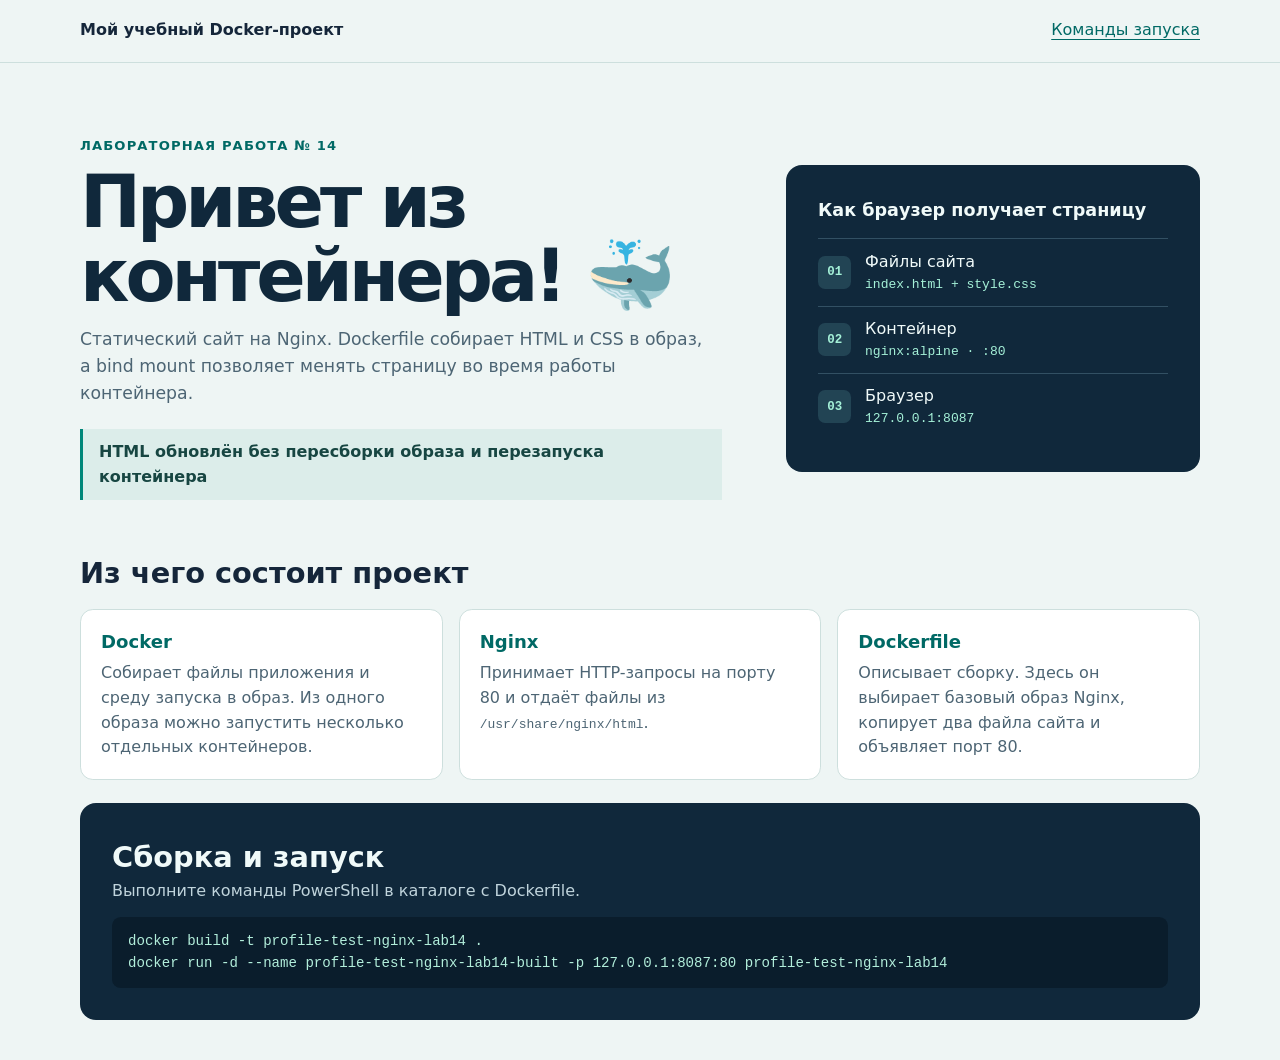
<file: Docker/Nginx-Static-Site/index.html>
<!DOCTYPE html>
<html lang="ru">
<head>
  <meta charset="UTF-8">
  <meta name="viewport" content="width=device-width, initial-scale=1">
  <meta name="description" content="Учебный статический сайт на Nginx, запущенный в Docker.">
  <title>Мой учебный Docker-проект</title>
  <link rel="stylesheet" href="style.css">
</head>
<body>
  <header class="site-header">
    <div class="wrap header-inner">
      <span class="project-name">Мой учебный Docker-проект</span>
      <a href="#commands">Команды запуска</a>
    </div>
  </header>

  <main class="wrap">
    <section class="hero" aria-labelledby="greeting">
      <div class="hero-content">
        <p class="eyebrow">Лабораторная работа № 14</p>
        <h1 id="greeting">Привет из контейнера! 🐳</h1>
        <p class="intro">Статический сайт на Nginx. Dockerfile собирает HTML и CSS в образ, а bind mount позволяет менять страницу во время работы контейнера.</p>
        <p class="mount-status" id="mount-status">HTML обновлён без пересборки образа и перезапуска контейнера</p>
      </div>

      <div class="delivery" aria-labelledby="delivery-title">
        <h2 id="delivery-title">Как браузер получает страницу</h2>
        <ol>
          <li><span>Файлы сайта</span><code>index.html + style.css</code></li>
          <li><span>Контейнер</span><code>nginx:alpine · :80</code></li>
          <li><span>Браузер</span><code>127.0.0.1:8087</code></li>
        </ol>
      </div>
    </section>

    <section class="concepts" aria-labelledby="concepts-title">
      <h2 id="concepts-title">Из чего состоит проект</h2>
      <div class="cards">
        <article class="card">
          <h3>Docker</h3>
          <p>Собирает файлы приложения и среду запуска в образ. Из одного образа можно запустить несколько отдельных контейнеров.</p>
        </article>
        <article class="card">
          <h3>Nginx</h3>
          <p>Принимает HTTP-запросы на порту 80 и отдаёт файлы из <code>/usr/share/nginx/html</code>.</p>
        </article>
        <article class="card">
          <h3>Dockerfile</h3>
          <p>Описывает сборку. Здесь он выбирает базовый образ Nginx, копирует два файла сайта и объявляет порт 80.</p>
        </article>
      </div>
    </section>

    <section class="commands" id="commands" aria-labelledby="commands-title">
      <h2 id="commands-title">Сборка и запуск</h2>
      <p>Выполните команды PowerShell в каталоге с Dockerfile.</p>
      <pre><code>docker build -t profile-test-nginx-lab14 .
docker run -d --name profile-test-nginx-lab14-built -p 127.0.0.1:8087:80 profile-test-nginx-lab14</code></pre>
    </section>
  </main>
</body>
</html>
</file>
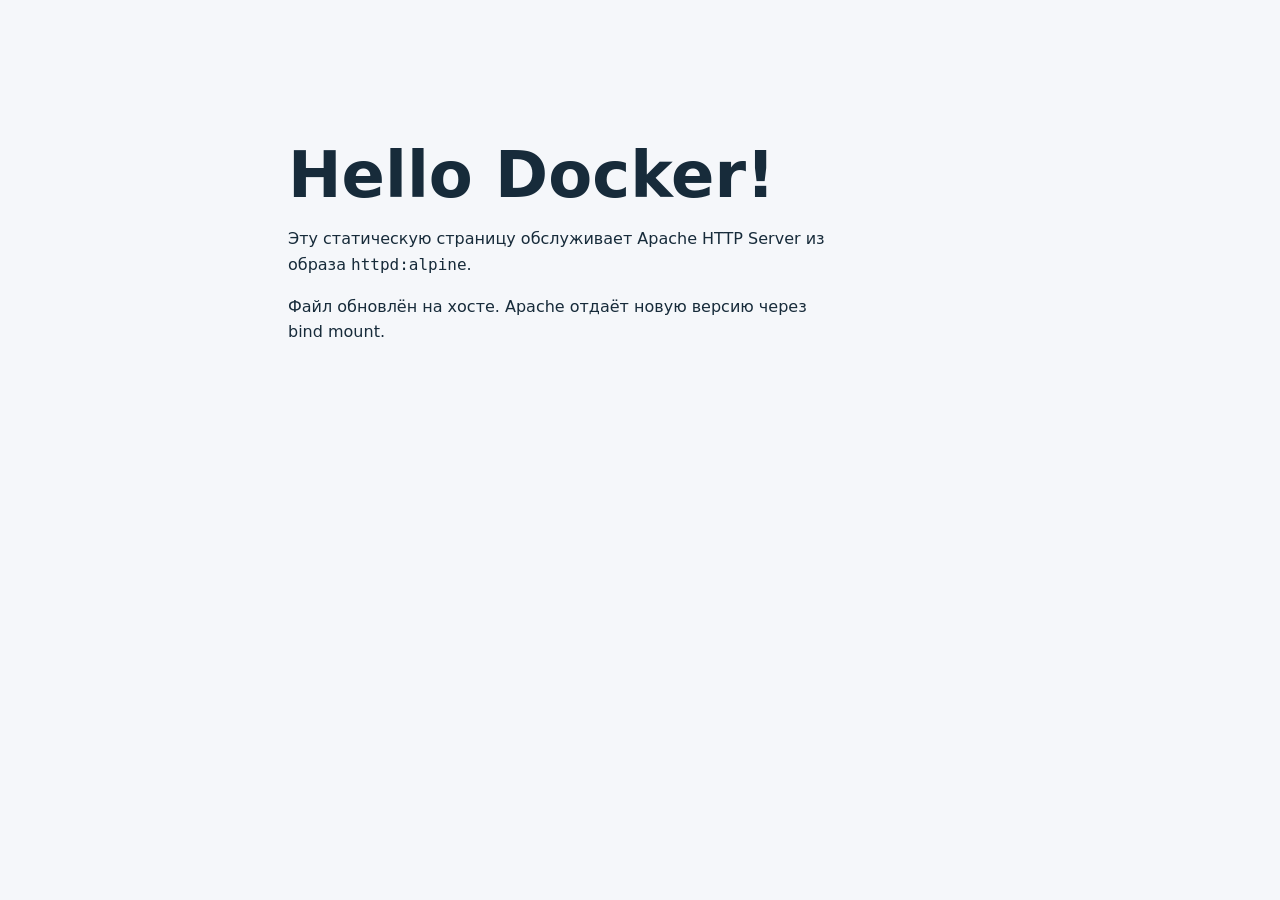
<file: Docker/Apache-Static/site/index.html>
<!doctype html>
<html lang="ru">
<head>
    <meta charset="utf-8">
    <meta name="viewport" content="width=device-width, initial-scale=1">
    <title>Hello Docker! — Apache</title>
    <style>
        body {
            margin: 0;
            color: #172b3a;
            background: #f5f7fa;
            font: 1rem/1.6 system-ui, sans-serif;
        }

        main {
            max-width: 44rem;
            margin: 12vh auto 0;
            padding: 2rem;
        }

        h1 {
            margin: 0 0 .5rem;
            font-size: clamp(2rem, 6vw, 4rem);
            line-height: 1.1;
        }

        p {
            max-width: 34rem;
        }
    </style>
</head>
<body>
    <main>
        <h1>Hello Docker!</h1>
        <p>Эту статическую страницу обслуживает Apache HTTP Server из образа <code>httpd:alpine</code>.</p>
        <p>Файл обновлён на хосте. Apache отдаёт новую версию через bind mount.</p>
    </main>
</body>
</html>
</file>
<file: Docker/Nginx-Static-Site/style.css>
:root {
  color-scheme: light;
  font-family: system-ui, "Segoe UI", sans-serif;
  line-height: 1.55;
  color: #15263a;
  background: #eef5f4;
  --ink: #10283b;
  --muted: #4d6574;
  --line: #cddfdd;
  --teal: #006965;
  --panel: #fff;
}

*, *::before, *::after { box-sizing: border-box; }

body { margin: 0; }

h1, h2, h3, p { margin: 0; }

.wrap {
  width: min(1120px, calc(100% - 3rem));
  margin-inline: auto;
}

.site-header { border-bottom: 1px solid var(--line); }

.header-inner {
  display: flex;
  flex-wrap: wrap;
  align-items: center;
  justify-content: space-between;
  gap: .4rem 1.25rem;
  padding-block: 1.15rem;
}

.project-name { font-weight: 750; }

.site-header a {
  color: var(--teal);
  text-underline-offset: .23rem;
}

.hero {
  display: grid;
  grid-template-columns: minmax(0, 1.55fr) minmax(16rem, 1fr);
  align-items: center;
  gap: clamp(1.5rem, 5vw, 4rem);
  padding-block: clamp(2rem, 6vw, 4.6rem) clamp(2rem, 4vw, 3.3rem);
}

.eyebrow {
  color: var(--teal);
  letter-spacing: .085em;
  font-size: .82rem;
  font-weight: 800;
  text-transform: uppercase;
}

h1 {
  margin-block: .5rem .8rem;
  color: var(--ink);
  font-size: clamp(2.25rem, 5.7vw, 4.65rem);
  line-height: 1.02;
  letter-spacing: -.055em;
  text-wrap: balance;
}

.intro { max-width: 58ch; color: var(--muted); font-size: 1.08rem; }

.mount-status {
  margin-top: 1.4rem;
  padding: .68rem 1rem;
  border-inline-start: .2rem solid #008679;
  background: #dcedea;
  color: #174642;
  font-weight: 650;
}

.delivery, .commands {
  border-radius: 1rem;
  padding: clamp(1rem, 2.65vw, 2rem);
  color: #f0faf9;
  background: #10283b;
}

.delivery h2 { font-size: 1.1rem; }

.delivery ol {
  list-style: none;
  counter-reset: stage;
  padding: 0;
  margin: .9rem 0 0;
}

.delivery li {
  counter-increment: stage;
  display: grid;
  grid-template-columns: 2.1rem minmax(0, 1fr);
  column-gap: .85rem;
  padding-block: .66rem;
  border-top: 1px solid #325063;
}

.delivery li::before {
  content: counter(stage, decimal-leading-zero);
  grid-row: span 2;
  align-self: center;
  display: grid;
  place-items: center;
  aspect-ratio: 1;
  color: #a5f1d8;
  background: #224454;
  border-radius: .45rem;
  font: 650 .78rem Consolas, monospace;
}

.delivery code { color: #a5f1d8; overflow-wrap: anywhere; }

.concepts h2, .commands h2 { font-size: clamp(1.35rem, 2.5vw, 1.8rem); }

.cards {
  display: grid;
  grid-template-columns: repeat(3, minmax(0, 1fr));
  gap: 1rem;
  margin-top: .8rem;
}

.card {
  padding: 1.15rem 1.25rem;
  border: 1px solid var(--line);
  border-radius: .8rem;
  background: var(--panel);
}

.card h3 { color: var(--teal); font-size: 1.13rem; }
.card p { margin-top: .3rem; color: var(--muted); }
.card code { overflow-wrap: anywhere; }

.commands { margin-block: 1.45rem 2.5rem; }
.commands p { color: #c0d4dc; }

.commands pre {
  margin: .8rem 0 0;
  padding: .8rem 1rem;
  border-radius: .55rem;
  background: #0a1d2c;
  color: #b2eedb;
  font: .88rem/1.6 Consolas, monospace;
  white-space: pre-wrap;
  overflow-wrap: anywhere;
}

@media (max-width: 46rem) {
  .wrap { width: calc(100% - 2rem); }
  .hero, .cards { grid-template-columns: minmax(0, 1fr); }
  .hero { gap: 1.25rem; }
  .cards { gap: .65rem; }
}
</file>
